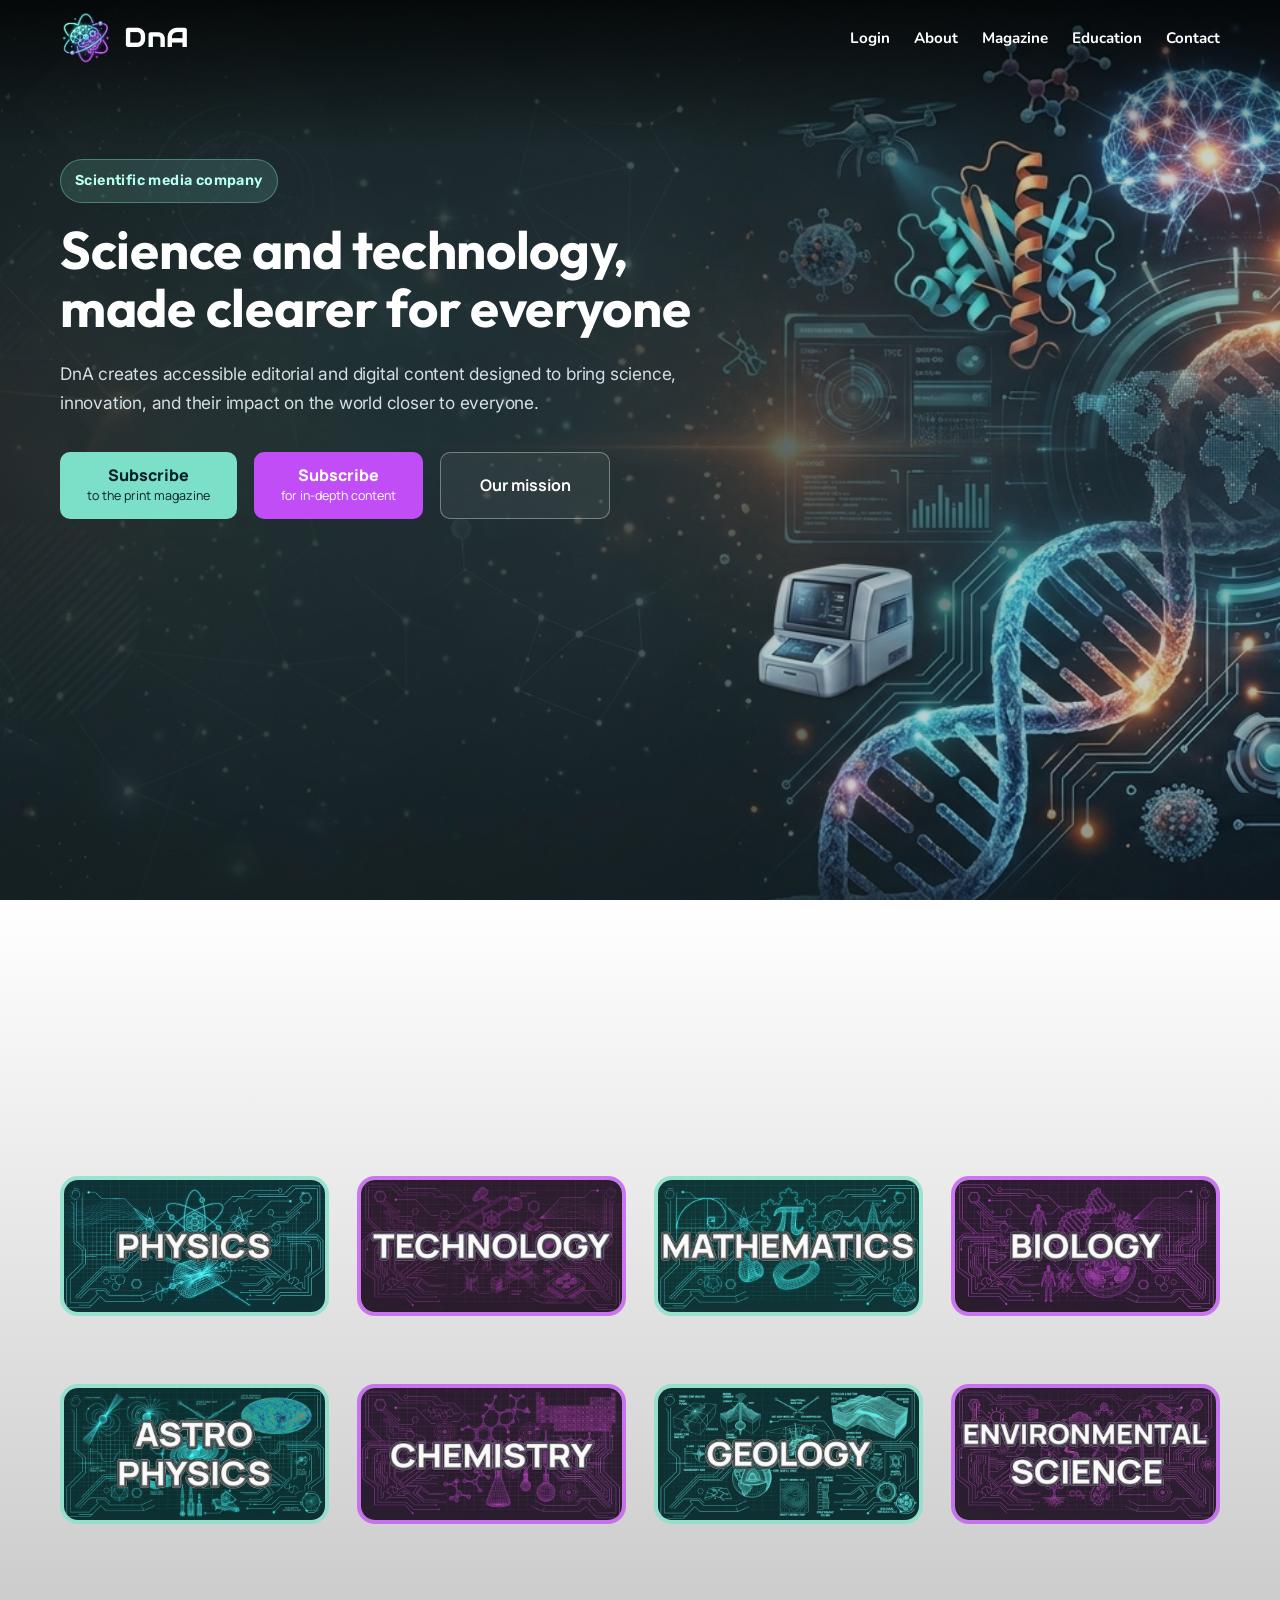
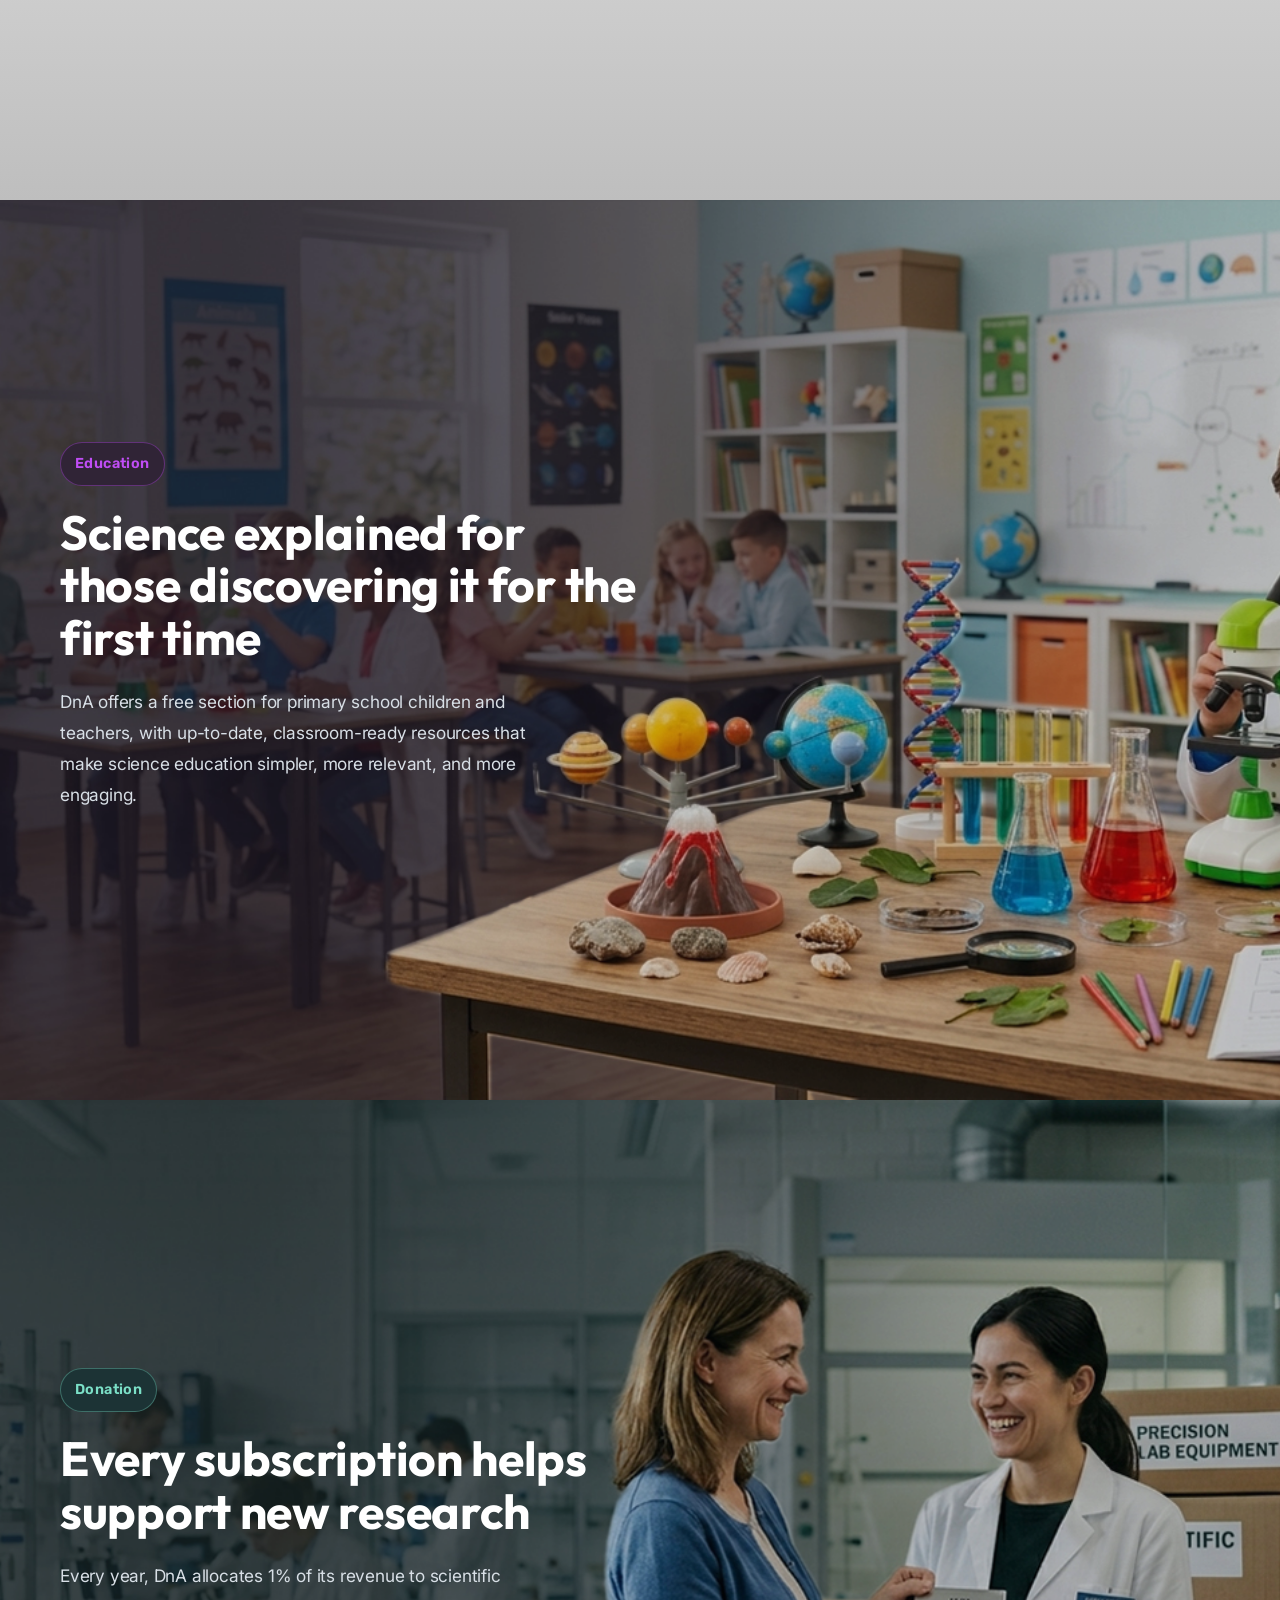
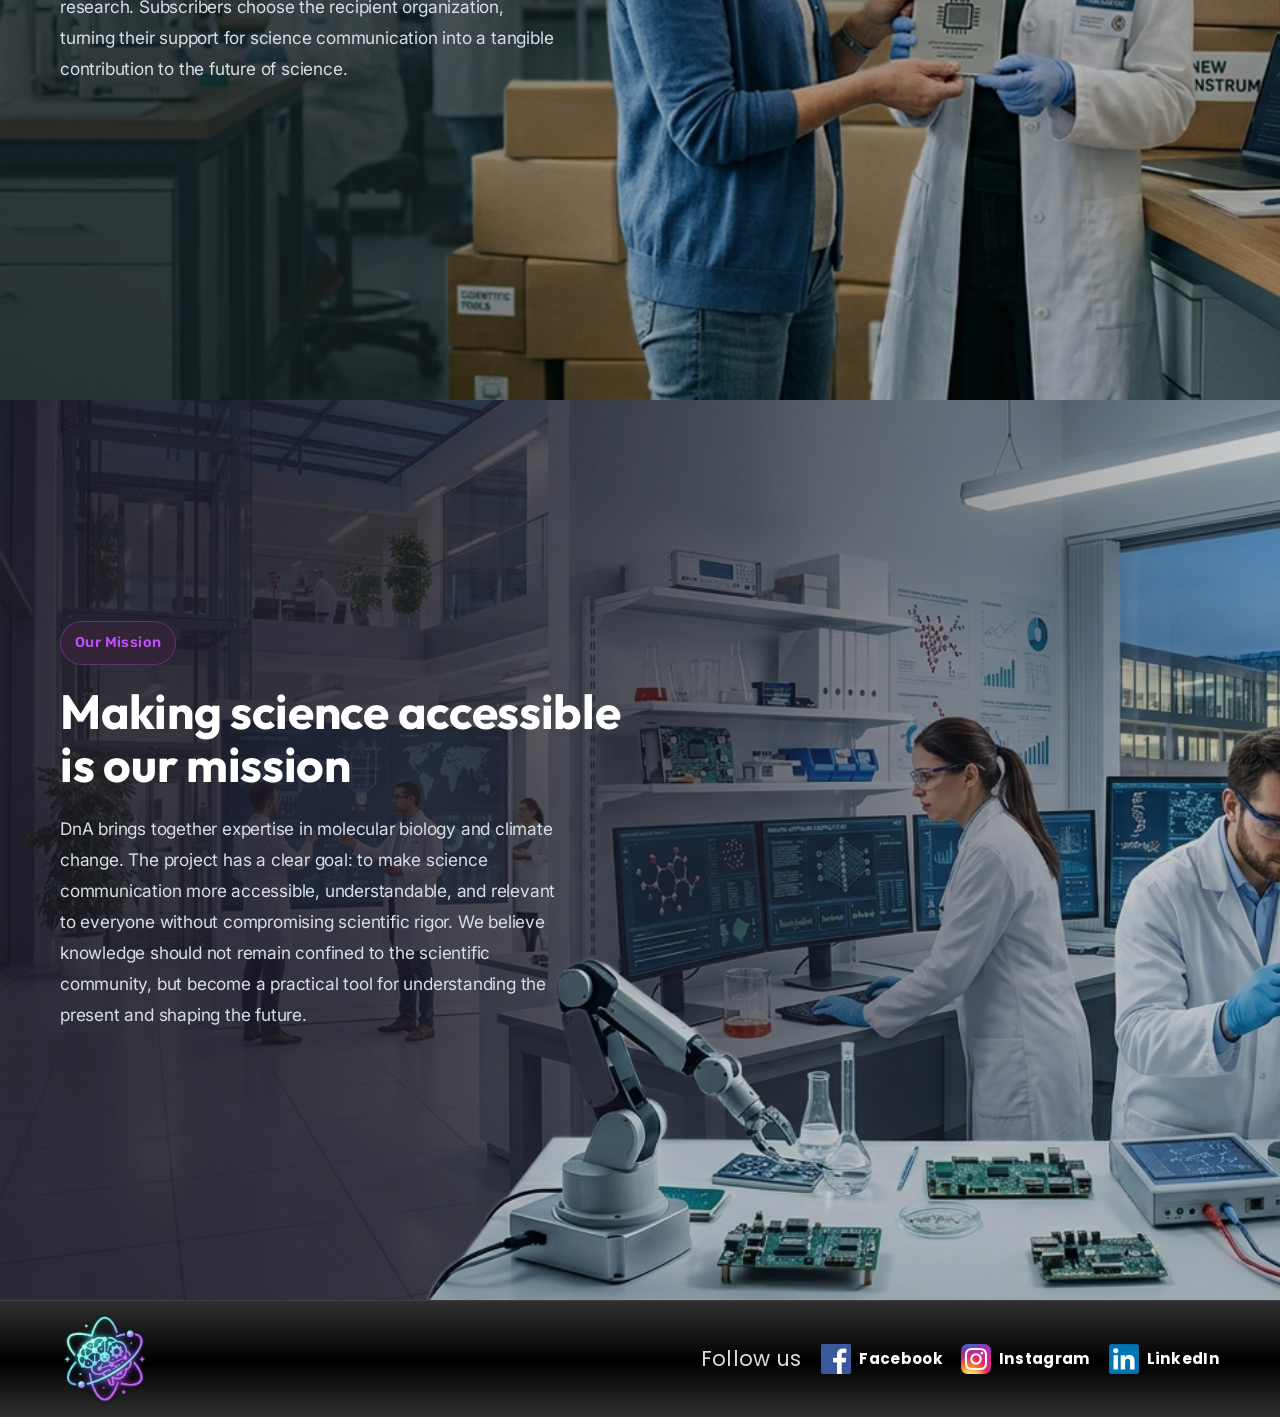
<file: DnA-website (ENG)/index.html>
<!DOCTYPE html>
<html lang="en">

<head>
  <meta charset="UTF-8" />
  <meta name="viewport" content="width=device-width, initial-scale=1.0" />
  <title>DnA | Science and Technology for Everyone</title>
  <meta name="description"
    content="DnA makes science and technology more accessible through clear, engaging, and inclusive editorial content." />
  <link rel="icon" href="assets/img/favicon.png" type="image/png" />
  <link rel="stylesheet" href="assets/css/style.css" />
  <link href="https://fonts.googleapis.com/css2?family=Manrope:wght@400;700;800&display=swap" rel="stylesheet">
  <link href="https://fonts.googleapis.com/css2?family=Nunito:wght@400;700&display=swap" rel="stylesheet">
  <link href="https://fonts.googleapis.com/css2?family=Audiowide&display=swap" rel="stylesheet">
  <link href="https://fonts.googleapis.com/css2?family=Outfit:wght@400;600;700&display=swap" rel="stylesheet">
  <link href="https://fonts.googleapis.com/css2?family=Inter:wght@400;600;700&display=swap" rel="stylesheet">
  <link href="https://fonts.googleapis.com/css2?family=Rubik:wght@400;700;800&display=swap" rel="stylesheet">
  <link href="https://fonts.googleapis.com/css2?family=Poppins:wght@400;600&display=swap" rel="stylesheet">
</head>

<body>
  <main>
    <!-- SECTION 1: HERO -->
    <section class="hero-section section-hero">
      <div class="overlay"></div>

      <header class="top-bar">
        <div class="brand">
          <img src="assets/img/logo.png" alt="DnA logo" class="logo" />
          <span class="brand-name">DnA</span>
        </div>

        <nav class="nav">
          <ul>
            <li><a href="#">Login</a></li>
            <li><a href="#">About</a></li>
            <li><a href="#">Magazine</a></li>
            <li><a href="#">Education</a></li>
            <li><a href="#">Contact</a></li>
          </ul>
        </nav>
      </header>

      <div class="hero-content">
        <p class="small-label">Scientific media company</p>

        <h1>Science and technology, made clearer for everyone</h1>

        <p class="hero-text">
          DnA creates accessible editorial and digital content designed to bring
          science, innovation, and their impact on the world closer to everyone.
        </p>

        <div class="buttons">
          <a href="#" class="btn btn-primary btn-double">
            <span class="btn-main">Subscribe</span>
            <span class="btn-sub">to the print magazine</span>
          </a>

          <a href="#" class="btn btn-magenta btn-double">
            <span class="btn-main">Subscribe</span>
            <span class="btn-sub">for in-depth content</span>
          </a>

          <a href="#our-mission" class="btn btn-secondary">Our mission</a>
        </div>
      </div>
    </section>

    <!-- SECTION 2: SUBJECTS -->
    <section class="subject-section">
      <div class="subject-wrapper">
        <div class="subject-grid">
          <a href="javascript:void(0)" class="subject-card cyan-border">
            <img src="assets/img/PHYSICS-card.png" alt="Physics" />
          </a>

          <a href="javascript:void(0)" class="subject-card magenta-border">
            <img src="assets/img/TECHNOLOGY-card.png" alt="Technology" />
          </a>

          <a href="javascript:void(0)" class="subject-card cyan-border">
            <img src="assets/img/MATHEMATICS-card.png" alt="Mathematics" />
          </a>

          <a href="javascript:void(0)" class="subject-card magenta-border">
            <img src="assets/img/BIOLOGY-card.png" alt="Biology" />
          </a>

          <a href="javascript:void(0)" class="subject-card cyan-border">
            <img src="assets/img/ASTROPHYSICS-card.png" alt="Astrophysics" />
          </a>

          <a href="javascript:void(0)" class="subject-card magenta-border">
            <img src="assets/img/CHEMISTRY-card.png" alt="Chemistry" />
          </a>

          <a href="javascript:void(0)" class="subject-card cyan-border">
            <img src="assets/img/GEOLOGY-card.png" alt="Geology" />
          </a>

          <a href="javascript:void(0)" class="subject-card magenta-border">
            <img src="assets/img/ENVIRONMENTAL%20SCIENCE-card.png"
              alt="Environmental science" />
          </a>
        </div>
      </div>
    </section>

    <!-- SECTION 3: EDUCATION -->
    <section class="info-section section-education">
      <div class="overlay"></div>

      <div class="info-content">
        <p class="info-label label-magenta">Education</p>

        <h2>Science explained for those discovering it for the first time</h2>

        <p class="info-text">
          DnA offers a free section for primary school children and teachers,
          with up-to-date, classroom-ready resources that make science
          education simpler, more relevant, and more engaging.
        </p>
      </div>
    </section>

    <!-- SECTION 4: DONATION -->
    <section class="info-section section-donation">
      <div class="overlay"></div>

      <div class="info-content">
        <p class="info-label label-cyan">Donation</p>

        <h2>Every subscription helps support new research</h2>

        <p class="info-text">
          Every year, DnA allocates 1% of its revenue to scientific research.
          Subscribers choose the recipient organization, turning their support
          for science communication into a tangible contribution to the
          future of science.
        </p>
      </div>
    </section>

    <!-- SECTION 5: OUR MISSION -->
    <section class="info-section section-mission" id="our-mission">
      <div class="overlay"></div>

      <div class="info-content">
        <p class="info-label label-magenta">Our Mission</p>

        <h2>Making science accessible is our mission</h2>

        <p class="info-text">
          DnA brings together expertise in molecular biology and climate change.
          The project has a clear goal: to make science communication more
          accessible, understandable, and relevant to everyone without
          compromising scientific rigor. We believe knowledge should not
          remain confined to the scientific community, but become a practical
          tool for understanding the present and shaping the future.
        </p>
      </div>
    </section>
  </main>

  <!-- FOOTER -->
  <footer class="site-footer">
    <div class="footer-logo-area">
      <img src="assets/img/logo.png" alt="DnA logo in the footer" class="footer-logo" />
    </div>

    <div class="footer-social">
      <p class="footer-title">Follow us</p>

      <div class="social-links">
        <a href="https://facebook.com" target="_blank">
          <img src="assets/img/facebook-logo.png" alt="Logo Facebook" />
          <span>Facebook</span>
        </a>

        <a href="https://instagram.com" target="_blank">
          <img src="assets/img/instagram-logo.png" alt="Logo Instagram" />
          <span>Instagram</span>
        </a>

        <a href="https://linkedin.com" target="_blank">
          <img src="assets/img/linkedin-logo.png" alt="Logo LinkedIn" />
          <span>LinkedIn</span>
        </a>
      </div>
    </div>
  </footer>
</body>

</html>
</file>
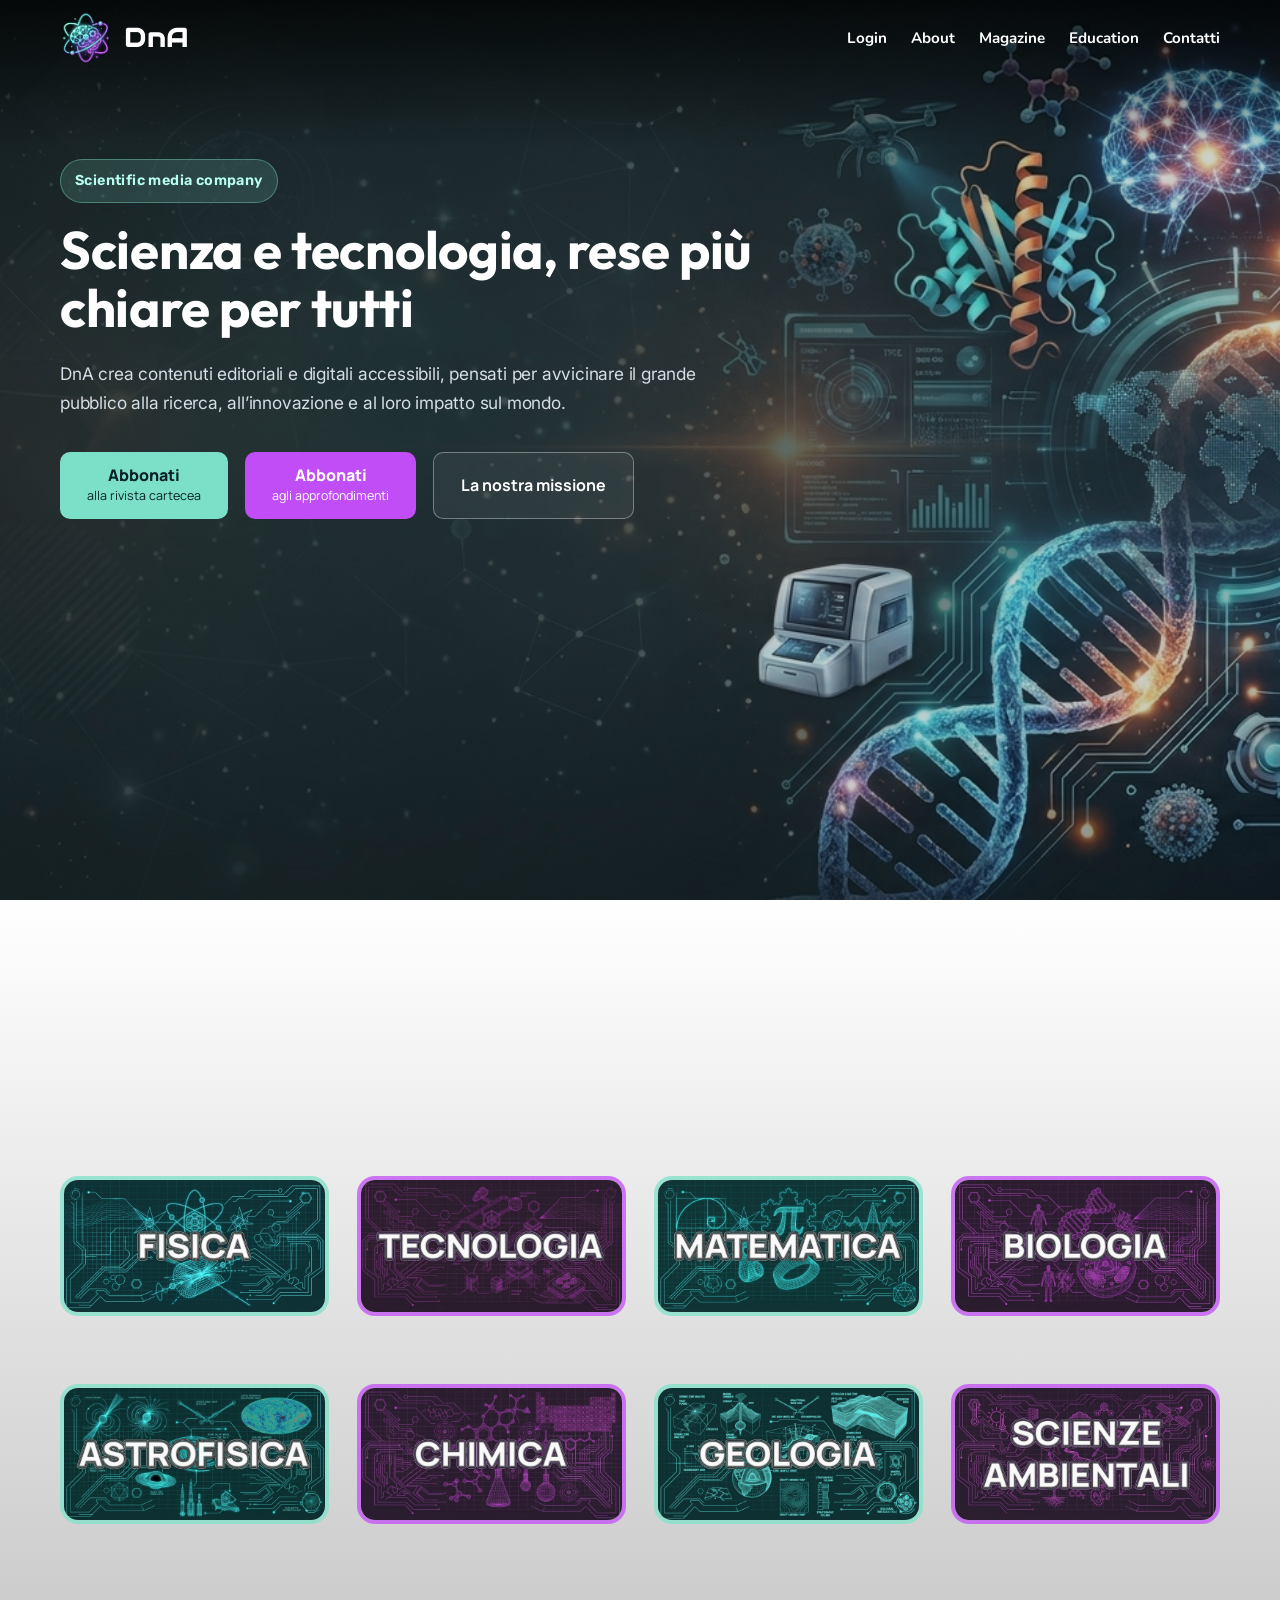
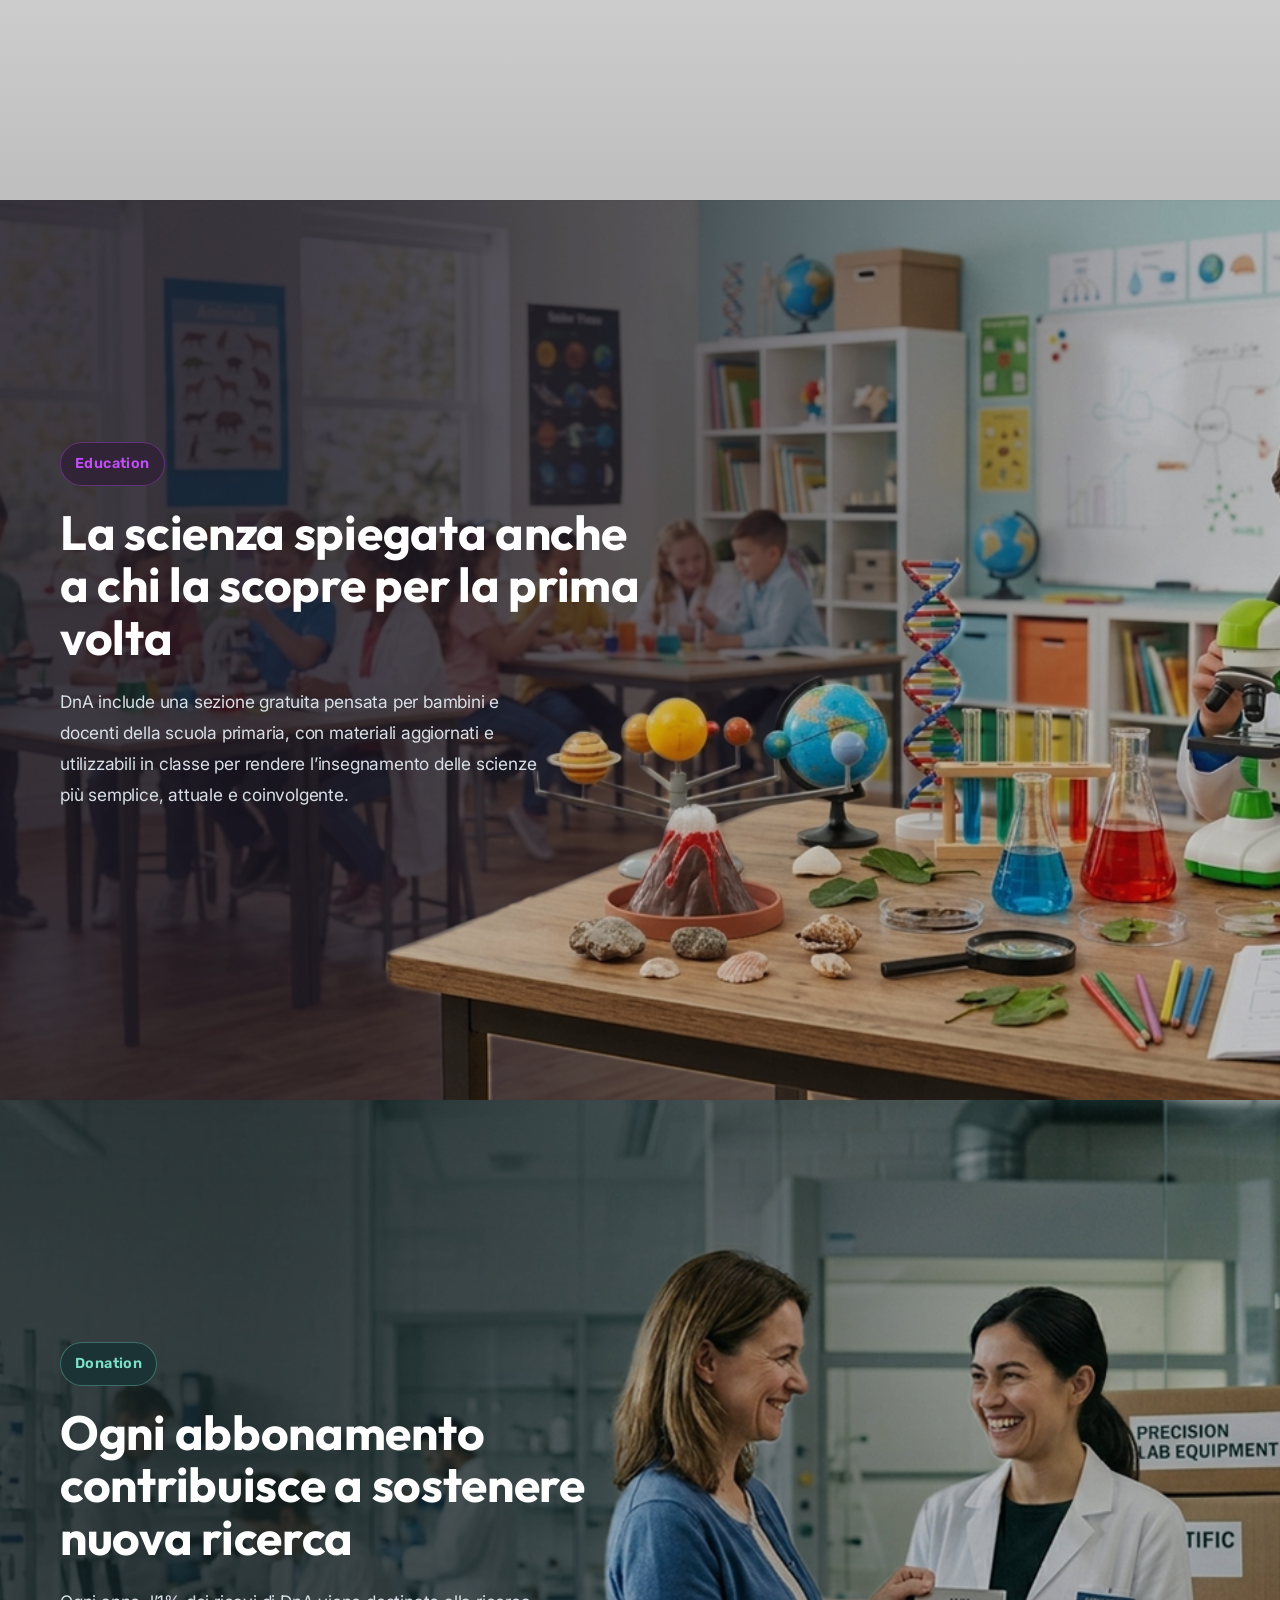
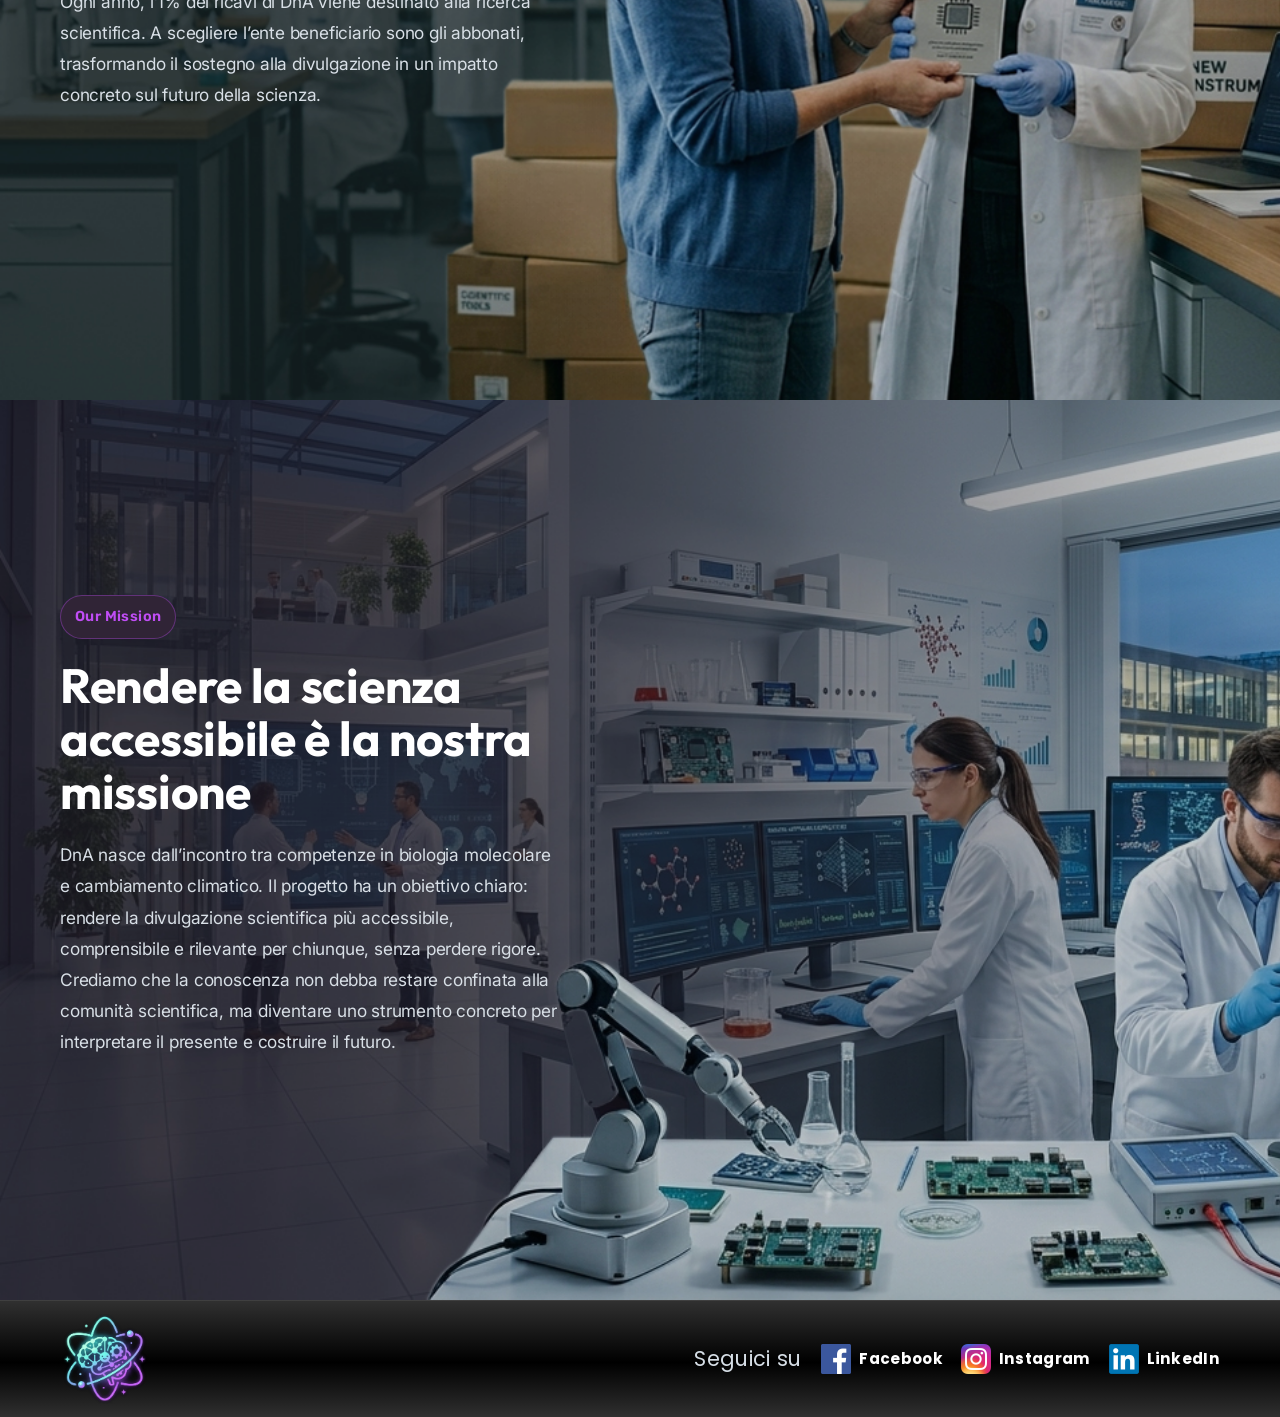
<file: DnA-website (ITA)/index.html>
<!DOCTYPE html>
<html lang="it">

<head>
  <meta charset="UTF-8" />
  <meta name="viewport" content="width=device-width, initial-scale=1.0" />
  <title>DnA | Scienza e tecnologia per tutti</title>
  <meta name="description"
    content="DnA rende la scienza e la tecnologia più accessibili attraverso contenuti editoriali chiari, stimolanti e inclusivi." />
  <link rel="icon" href="assets/img/favicon.png" type="image/png" />
  <link rel="stylesheet" href="assets/css/style.css" />
  <link href="https://fonts.googleapis.com/css2?family=Manrope:wght@400;700;800&display=swap" rel="stylesheet">
  <link href="https://fonts.googleapis.com/css2?family=Nunito:wght@400;700&display=swap" rel="stylesheet">
  <link href="https://fonts.googleapis.com/css2?family=Audiowide&display=swap" rel="stylesheet">
  <link href="https://fonts.googleapis.com/css2?family=Outfit:wght@400;600;700&display=swap" rel="stylesheet">
  <link href="https://fonts.googleapis.com/css2?family=Inter:wght@400;600;700&display=swap" rel="stylesheet">
  <link href="https://fonts.googleapis.com/css2?family=Rubik:wght@400;700;800&display=swap" rel="stylesheet">
  <link href="https://fonts.googleapis.com/css2?family=Poppins:wght@400;600&display=swap" rel="stylesheet">
</head>

<body>
  <main>
    <!-- SEZIONE 1: HERO -->
    <section class="hero-section section-hero">
      <div class="overlay"></div>

      <header class="top-bar">
        <div class="brand">
          <img src="assets/img/logo.png" alt="Logo di DnA" class="logo" />
          <span class="brand-name">DnA</span>
        </div>

        <nav class="nav">
          <ul>
            <li><a href="#">Login</a></li>
            <li><a href="#">About</a></li>
            <li><a href="#">Magazine</a></li>
            <li><a href="#">Education</a></li>
            <li><a href="#">Contatti</a></li>
          </ul>
        </nav>
      </header>

      <div class="hero-content">
        <p class="small-label">Scientific media company</p>

        <h1>Scienza e tecnologia, rese più chiare per tutti</h1>

        <p class="hero-text">
          DnA crea contenuti editoriali e digitali accessibili, pensati per
          avvicinare il grande pubblico alla ricerca, all’innovazione e al loro
          impatto sul mondo.
        </p>

        <div class="buttons">
          <a href="#" class="btn btn-primary btn-double">
            <span class="btn-main">Abbonati</span>
            <span class="btn-sub">alla rivista cartecea</span>
          </a>

          <a href="#" class="btn btn-magenta btn-double">
            <span class="btn-main">Abbonati</span>
            <span class="btn-sub">agli approfondimenti</span>
          </a>

          <a href="#our-mission" class="btn btn-secondary">La nostra missione</a>
        </div>
      </div>
    </section>

    <!-- SEZIONE 2: MATERIE -->
    <section class="subject-section">
      <div class="subject-wrapper">
        <div class="subject-grid">
          <a href="javascript:void(0)" class="subject-card cyan-border">
            <img src="assets/img/fisica-card.png" alt="Immagine decorativa per la sezione Fisica" />
          </a>

          <a href="javascript:void(0)" class="subject-card magenta-border">
            <img src="assets/img/tecnologia-card.png" alt="Immagine decorativa per la sezione Tecnologia" />
          </a>

          <a href="javascript:void(0)" class="subject-card cyan-border">
            <img src="assets/img/matematica-card.png" alt="Immagine decorativa per la sezione Matematica" />
          </a>

          <a href="javascript:void(0)" class="subject-card magenta-border">
            <img src="assets/img/biologia-card.png" alt="Immagine decorativa per la sezione Biologia" />
          </a>

          <a href="javascript:void(0)" class="subject-card cyan-border">
            <img src="assets/img/astrofisica-card.png" alt="Immagine decorativa per la sezione Astrofisica" />
          </a>

          <a href="javascript:void(0)" class="subject-card magenta-border">
            <img src="assets/img/chimica-card.png" alt="Immagine decorativa per la sezione Chimica" />
          </a>

          <a href="javascript:void(0)" class="subject-card cyan-border">
            <img src="assets/img/geologia-card.png" alt="Immagine decorativa per la sezione Geologia" />
          </a>

          <a href="javascript:void(0)" class="subject-card magenta-border">
            <img src="assets/img/scienze-ambientali-card.png"
              alt="Immagine decorativa per la sezione Scienze ambientali" />
          </a>
        </div>
      </div>
    </section>

    <!-- SEZIONE 3: EDUCATION -->
    <section class="info-section section-education">
      <div class="overlay"></div>

      <div class="info-content">
        <p class="info-label label-magenta">Education</p>

        <h2>La scienza spiegata anche a chi la scopre per la prima volta</h2>

        <p class="info-text">
          DnA include una sezione gratuita pensata per bambini e docenti della
          scuola primaria, con materiali aggiornati e utilizzabili in classe per
          rendere l’insegnamento delle scienze più semplice, attuale e
          coinvolgente.
        </p>
      </div>
    </section>

    <!-- SEZIONE 4: DONATION -->
    <section class="info-section section-donation">
      <div class="overlay"></div>

      <div class="info-content">
        <p class="info-label label-cyan">Donation</p>

        <h2>Ogni abbonamento contribuisce a sostenere nuova ricerca</h2>

        <p class="info-text">
          Ogni anno, l’1% dei ricavi di DnA viene destinato alla ricerca
          scientifica. A scegliere l’ente beneficiario sono gli abbonati,
          trasformando il sostegno alla divulgazione in un impatto concreto sul
          futuro della scienza.
        </p>
      </div>
    </section>

    <!-- SEZIONE 5: OUR MISSION -->
    <section class="info-section section-mission" id="our-mission">
      <div class="overlay"></div>

      <div class="info-content">
        <p class="info-label label-magenta">Our Mission</p>

        <h2>Rendere la scienza accessibile è la nostra missione</h2>

        <p class="info-text">
          DnA nasce dall’incontro tra competenze in biologia molecolare
          e cambiamento climatico. Il progetto ha un obiettivo chiaro:
          rendere la divulgazione scientifica più accessibile, comprensibile
          e rilevante per chiunque, senza perdere rigore.
          Crediamo che la conoscenza non debba restare confinata alla comunità
          scientifica, ma diventare uno strumento concreto per interpretare
          il presente e costruire il futuro.
        </p>
      </div>
    </section>
  </main>

  <!-- FOOTER -->
  <footer class="site-footer">
    <div class="footer-logo-area">
      <img src="assets/img/logo.png" alt="Logo di DnA nel footer" class="footer-logo" />
    </div>

    <div class="footer-social">
      <p class="footer-title">Seguici su</p>

      <div class="social-links">
        <a href="https://facebook.com" target="_blank">
          <img src="assets/img/facebook-logo.png" alt="Logo Facebook" />
          <span>Facebook</span>
        </a>

        <a href="https://instagram.com" target="_blank">
          <img src="assets/img/instagram-logo.png" alt="Logo Instagram" />
          <span>Instagram</span>
        </a>

        <a href="https://linkedin.com" target="_blank">
          <img src="assets/img/linkedin-logo.png" alt="Logo LinkedIn" />
          <span>LinkedIn</span>
        </a>
      </div>
    </div>
  </footer>
</body>

</html>
</file>
<file: DnA-website (ENG)/assets/css/style.css>
/* BASE RESET */
* {
  margin: 0;
  padding: 0;
  box-sizing: border-box;
}

/* GLOBAL VARIABLES */
:root {
  --color-bg-dark: #0f1720;
  --color-white: #ffffff;
  --color-text: #d5dde5;
  --color-text-light: #d8dfe6;
  --color-cyan: #7be0c7;
  --color-cyan-light: #b8fff0;
  --color-magenta: #c04df5;
  --color-magenta-hover: #cf73f7;
  --color-dark-button: #082028;
  --color-footer-gray: #303030;

  --font-logo: 'Audiowide', sans-serif;
  --font-title: 'Outfit', sans-serif;
  --font-text: 'Inter', sans-serif;
  --font-button: 'Manrope', sans-serif;
  --font-nav: 'Nunito', sans-serif;
  --font-pill: 'Rubik', sans-serif;
  --font-social: 'Poppins', sans-serif;
}

/* GLOBAL HEADINGS */
h1,
h2 {
  font-family: var(--font-title);
  font-weight: 700;
  letter-spacing: -0.3px;
}

/* GENERAL TEXT */
p {
  font-family: var(--font-text);
  font-weight: 400;
  line-height: 1.8;
  letter-spacing: -0.2px;
  color: var(--color-text);
}

/* GENERAL STYLES */
html {
  scroll-behavior: smooth;
}

body {
  background-color: var(--color-bg-dark);
  color: var(--color-white);
}

/* SHARED CLASSES */
.hero-section,
.info-section {
  position: relative;
  min-height: 100vh;
  padding: 12px 60px 60px;
  background-size: cover;
  background-position: center;
  background-repeat: no-repeat;
}

.overlay {
  position: absolute;
  inset: 0;
  background: rgba(8, 16, 24, 0.2);
}

.hero-section::before {
  content: "";
  position: absolute;
  top: 0;
  left: 0;
  width: 100%;
  height: 150px;
  background: linear-gradient(
    to bottom,
    rgba(0, 0, 0, 0.75),
    rgba(0, 0, 0, 0)
  );
  z-index: 1;
}

.top-bar,
.hero-content,
.info-content {
  position: relative;
  z-index: 2;
}

/* SECTION 1 */
.section-hero {
  background-image: url("../img/background-1.jpg");
}

.top-bar {
  display: flex;
  justify-content: space-between;
  align-items: center;
  gap: 20px;
}

.brand {
  display: flex;
  align-items: center;
  gap: 12px;
}

.logo {
  width: 52px;
  height: 52px;
  object-fit: contain;
}

.brand-name {
  font-family: var(--font-logo);
  font-size: 1.6rem;
  font-weight: 700;
  letter-spacing: 1.5px;
}

.nav ul {
  display: flex;
  gap: 24px;
  flex-wrap: wrap;
  align-items: center;
  list-style: none;
}

.nav a {
  color: var(--color-white);
  text-decoration: none;
  font-family: var(--font-nav);
  font-weight: 700;
  font-size: 0.95rem;
}

.nav a:hover {
  color: var(--color-cyan);
}

.hero-content {
  max-width: 760px;
  margin-top: 95px;
}

/* PILL LABELS */
.small-label,
.info-label {
  display: inline-block;
  padding: 8px 14px;
  border-radius: 999px;
  font-family: var(--font-pill);
  font-weight: 600;
  font-size: 0.9rem;
  letter-spacing: 0.4px;
}

.small-label {
  margin-bottom: 18px;
  background-color: rgba(123, 224, 199, 0.16);
  border: 1px solid rgba(123, 224, 199, 0.4);
  color: var(--color-cyan-light);
}

.info-label {
  margin-bottom: 20px;
}

.label-magenta {
  color: var(--color-magenta);
  background-color: #302436;
  border: 1px solid rgba(192, 77, 245, 0.35);
}

.label-cyan {
  color: var(--color-cyan);
  background-color: #1c3335;
  border: 1px solid rgba(123, 224, 199, 0.35);
}

.hero-content h1 {
  font-size: 3.3rem;
  line-height: 1.1;
  margin-bottom: 22px;
  max-width: 700px;
}

.hero-text {
  font-size: 1.08rem;
  line-height: 1.7;
  color: var(--color-text);
  max-width: 640px;
  margin-bottom: 34px;
}

/* GENERAL BUTTONS */
.buttons {
  display: flex;
  gap: 17px;
  flex-wrap: wrap;
}

.btn {
  display: inline-flex;
  flex-direction: column;
  justify-content: center;
  align-items: center;
  min-height: 67px;
  padding: 10px 27px;
  border-radius: 10px;
  text-decoration: none;
  font-family: var(--font-button);
  font-weight: bold;
  letter-spacing: 0;
  transition: 0.2s ease;
}

.btn-primary {
  background-color: var(--color-cyan);
  color: var(--color-dark-button);
}

.btn-primary:hover {
  background-color: #98f0da;
}

.btn-magenta {
  background-color: var(--color-magenta);
  color: var(--color-white);
}

.btn-magenta:hover {
  background-color: var(--color-magenta-hover);
}

.btn-secondary {
  min-width: 170px;
  text-align: center;
  border: 1px solid rgba(255, 255, 255, 0.35);
  color: var(--color-white);
  background-color: rgba(255, 255, 255, 0.06);
}

.btn-secondary:hover {
  background-color: rgba(255, 255, 255, 0.12);
}

.btn-main {
  font-size: 1rem;
  font-weight: 800;
  line-height: 1;
}

.btn-sub {
  font-size: 0.78rem;
  font-weight: 400;
  line-height: 1.2;
  margin-top: 6px;
}

/* SECTION 2 */
.subject-section {
  min-height: 100vh;
  padding: 60px;
  display: flex;
  justify-content: center;
  align-items: center;
  background: linear-gradient(to bottom, var(--color-white), #bebebe);
}

.subject-wrapper {
  width: 100%;
  max-width: 1600px;
}

.subject-grid {
  display: grid;
  grid-template-columns: repeat(4, minmax(220px, 1fr));
  row-gap: 68px;
  column-gap: 28px;
}

.subject-card {
  position: relative;
  min-height: 140px;
  border-radius: 18px;
  overflow: hidden;
  display: flex;
  justify-content: center;
  align-items: center;
  text-align: center;
  background-color: rgba(255, 255, 255, 0.22);
  backdrop-filter: blur(2px);
}

.subject-card img {
  position: absolute;
  inset: 0;
  width: 100%;
  height: 100%;
  object-fit: cover;
}

.cyan-border {
  border: 4.5px solid rgba(123, 224, 199, 0.75);
}

.magenta-border {
  border: 4.5px solid rgba(192, 77, 245, 0.75);
}

/* SECTIONS 3, 4, 5 */
.info-section {
  display: flex;
  align-items: center;
}

.section-education {
  background-image: url("../img/background-3.jpg");
}

.section-donation {
  background-image: url("../img/background-4.jpg");
}

.section-mission {
  background-image: url("../img/background-5.jpg");
}

.info-content {
  max-width: 50%;
  position: relative;
  z-index: 2;
}

.info-content h2 {
  font-size: 3rem;
  line-height: 1.1;
  margin-bottom: 22px;
  max-width: 700px;
}

.info-text {
  font-size: 1.08rem;
  line-height: 1.8;
  color: var(--color-text-light);
  max-width: 500px;
}

/* FOOTER */
.site-footer {
  min-height: 100px;
  display: flex;
  align-items: center;
  justify-content: space-between;
  gap: 30px;
  padding: 13px 60px;
  border-top: 1px solid rgba(255, 255, 255, 0.08);
  background: linear-gradient(
    to bottom,
    var(--color-footer-gray) 0%,
    #000000 53%,
    var(--color-footer-gray) 100%
  );
}

.footer-logo-area {
  min-width: 90px;
  display: flex;
  align-items: center;
}

.footer-logo {
  max-width: 90px;
  height: auto;
  object-fit: contain;
}

.footer-social {
  display: flex;
  align-items: center;
  gap: 20px;
  flex-wrap: wrap;
}

.footer-title {
  font-family: var(--font-social);
  font-weight: 400;
  letter-spacing: 0.3px;
  font-size: 1.3rem;
  color: var(--color-text);
}

.social-links {
  display: flex;
  gap: 18px;
  flex-wrap: wrap;
}

.social-links a {
  font-family: var(--font-social);
  font-weight: 700;
  letter-spacing: 0.3px;
  display: flex;
  align-items: center;
  gap: 8px;
  color: var(--color-white);
  text-decoration: none;
  font-size: 0.95rem;
}

.social-links a:hover {
  color: var(--color-cyan);
}

.social-links img {
  width: 30px;
  height: 30px;
  object-fit: contain;
}

/* RESPONSIVE */
@media (max-width: 1100px) {
  .hero-section,
  .info-section,
  .subject-section {
    padding: 24px 28px 40px;
  }

  .hero-content {
    margin-top: 100px;
  }

  .hero-content h1,
  .info-content h2 {
    font-size: 2.5rem;
  }

  .subject-grid {
    grid-template-columns: repeat(2, 1fr);
  }

  .info-content {
    max-width: 70%;
  }

  .site-footer {
    padding: 24px 28px;
    flex-direction: column;
    align-items: flex-start;
  }
}

@media (max-width: 700px) {
  .top-bar {
    flex-direction: column;
    align-items: flex-start;
  }

  .nav ul {
    gap: 14px;
  }

  .hero-content h1,
  .info-content h2 {
    font-size: 2rem;
  }

  .hero-text,
  .info-text {
    font-size: 1rem;
  }

  .buttons {
    flex-direction: column;
    align-items: flex-start;
  }

  .btn-double,
  .btn-secondary {
    width: 100%;
  }

  .subject-grid {
    grid-template-columns: 1fr;
  }

  .info-content {
    max-width: 100%;
  }

  .footer-social {
    flex-direction: column;
    align-items: flex-start;
  }

  .social-links {
    flex-direction: column;
    align-items: flex-start;
  }
}
</file>
<file: DnA-website (ITA)/assets/css/style.css>
/* RESET BASE */
* {
  margin: 0;
  padding: 0;
  box-sizing: border-box;
}

/* VARIABILI GLOBALI */
:root {
  --color-bg-dark: #0f1720;
  --color-white: #ffffff;
  --color-text: #d5dde5;
  --color-text-light: #d8dfe6;
  --color-cyan: #7be0c7;
  --color-cyan-light: #b8fff0;
  --color-magenta: #c04df5;
  --color-magenta-hover: #cf73f7;
  --color-dark-button: #082028;
  --color-footer-gray: #303030;

  --font-logo: 'Audiowide', sans-serif;
  --font-title: 'Outfit', sans-serif;
  --font-text: 'Inter', sans-serif;
  --font-button: 'Manrope', sans-serif;
  --font-nav: 'Nunito', sans-serif;
  --font-pill: 'Rubik', sans-serif;
  --font-social: 'Poppins', sans-serif;
}

/* TITOLI GLOBALI */
h1,
h2 {
  font-family: var(--font-title);
  font-weight: 700;
  letter-spacing: -0.3px;
}

/* TESTI GENERALI */
p {
  font-family: var(--font-text);
  font-weight: 400;
  line-height: 1.8;
  letter-spacing: -0.2px;
  color: var(--color-text);
}

/* STILE GENERALE */
html {
  scroll-behavior: smooth;
}

body {
  background-color: var(--color-bg-dark);
  color: var(--color-white);
}

/* CLASSI COMUNI */
.hero-section,
.info-section {
  position: relative;
  min-height: 100vh;
  padding: 12px 60px 60px;
  background-size: cover;
  background-position: center;
  background-repeat: no-repeat;
}

.overlay {
  position: absolute;
  inset: 0;
  background: rgba(8, 16, 24, 0.2);
}

.hero-section::before {
  content: "";
  position: absolute;
  top: 0;
  left: 0;
  width: 100%;
  height: 150px;
  background: linear-gradient(
    to bottom,
    rgba(0, 0, 0, 0.75),
    rgba(0, 0, 0, 0)
  );
  z-index: 1;
}

.top-bar,
.hero-content,
.info-content {
  position: relative;
  z-index: 2;
}

/* SEZIONE 1 */
.section-hero {
  background-image: url("../img/background-1.jpg");
}

.top-bar {
  display: flex;
  justify-content: space-between;
  align-items: center;
  gap: 20px;
}

.brand {
  display: flex;
  align-items: center;
  gap: 12px;
}

.logo {
  width: 52px;
  height: 52px;
  object-fit: contain;
}

.brand-name {
  font-family: var(--font-logo);
  font-size: 1.6rem;
  font-weight: 700;
  letter-spacing: 1.5px;
}

.nav ul {
  display: flex;
  gap: 24px;
  flex-wrap: wrap;
  align-items: center;
  list-style: none;
}

.nav a {
  color: var(--color-white);
  text-decoration: none;
  font-family: var(--font-nav);
  font-weight: 700;
  font-size: 0.95rem;
}

.nav a:hover {
  color: var(--color-cyan);
}

.hero-content {
  max-width: 760px;
  margin-top: 95px;
}

/* PILL BUTTON */
.small-label,
.info-label {
  display: inline-block;
  padding: 8px 14px;
  border-radius: 999px;
  font-family: var(--font-pill);
  font-weight: 600;
  font-size: 0.9rem;
  letter-spacing: 0.4px;
}

.small-label {
  margin-bottom: 18px;
  background-color: rgba(123, 224, 199, 0.16);
  border: 1px solid rgba(123, 224, 199, 0.4);
  color: var(--color-cyan-light);
}

.info-label {
  margin-bottom: 20px;
}

.label-magenta {
  color: var(--color-magenta);
  background-color: #302436;
  border: 1px solid rgba(192, 77, 245, 0.35);
}

.label-cyan {
  color: var(--color-cyan);
  background-color: #1c3335;
  border: 1px solid rgba(123, 224, 199, 0.35);
}

.hero-content h1 {
  font-size: 3.3rem;
  line-height: 1.1;
  margin-bottom: 22px;
  max-width: 700px;
}

.hero-text {
  font-size: 1.08rem;
  line-height: 1.7;
  color: var(--color-text);
  max-width: 640px;
  margin-bottom: 34px;
}

/* BOTTONI GENERALI */
.buttons {
  display: flex;
  gap: 17px;
  flex-wrap: wrap;
}

.btn {
  display: inline-flex;
  flex-direction: column;
  justify-content: center;
  align-items: center;
  min-height: 67px;
  padding: 10px 27px;
  border-radius: 10px;
  text-decoration: none;
  font-family: var(--font-button);
  font-weight: bold;
  letter-spacing: 0;
  transition: 0.2s ease;
}

.btn-primary {
  background-color: var(--color-cyan);
  color: var(--color-dark-button);
}

.btn-primary:hover {
  background-color: #98f0da;
}

.btn-magenta {
  background-color: var(--color-magenta);
  color: var(--color-white);
}

.btn-magenta:hover {
  background-color: var(--color-magenta-hover);
}

.btn-secondary {
  min-width: 170px;
  text-align: center;
  border: 1px solid rgba(255, 255, 255, 0.35);
  color: var(--color-white);
  background-color: rgba(255, 255, 255, 0.06);
}

.btn-secondary:hover {
  background-color: rgba(255, 255, 255, 0.12);
}

.btn-main {
  font-size: 1rem;
  font-weight: 800;
  line-height: 1;
}

.btn-sub {
  font-size: 0.78rem;
  font-weight: 400;
  line-height: 1.2;
  margin-top: 6px;
}

/* SEZIONE 2 */
.subject-section {
  min-height: 100vh;
  padding: 60px;
  display: flex;
  justify-content: center;
  align-items: center;
  background: linear-gradient(to bottom, var(--color-white), #bebebe);
}

.subject-wrapper {
  width: 100%;
  max-width: 1600px;
}

.subject-grid {
  display: grid;
  grid-template-columns: repeat(4, minmax(220px, 1fr));
  row-gap: 68px;
  column-gap: 28px;
}

.subject-card {
  position: relative;
  min-height: 140px;
  border-radius: 18px;
  overflow: hidden;
  display: flex;
  justify-content: center;
  align-items: center;
  text-align: center;
  background-color: rgba(255, 255, 255, 0.22);
  backdrop-filter: blur(2px);
}

.subject-card img {
  position: absolute;
  inset: 0;
  width: 100%;
  height: 100%;
  object-fit: cover;
}

.cyan-border {
  border: 4.5px solid rgba(123, 224, 199, 0.75);
}

.magenta-border {
  border: 4.5px solid rgba(192, 77, 245, 0.75);
}

/* SEZIONI 3,4,5 */
.info-section {
  display: flex;
  align-items: center;
}

.section-education {
  background-image: url("../img/background-3.jpg");
}

.section-donation {
  background-image: url("../img/background-4.jpg");
}

.section-mission {
  background-image: url("../img/background-5.jpg");
}

.info-content {
  max-width: 50%;
  position: relative;
  z-index: 2;
}

.info-content h2 {
  font-size: 3rem;
  line-height: 1.1;
  margin-bottom: 22px;
  max-width: 700px;
}

.info-text {
  font-size: 1.08rem;
  line-height: 1.8;
  color: var(--color-text-light);
  max-width: 500px;
}

/* FOOTER */
.site-footer {
  min-height: 100px;
  display: flex;
  align-items: center;
  justify-content: space-between;
  gap: 30px;
  padding: 13px 60px;
  border-top: 1px solid rgba(255, 255, 255, 0.08);
  background: linear-gradient(
    to bottom,
    var(--color-footer-gray) 0%,
    #000000 53%,
    var(--color-footer-gray) 100%
  );
}

.footer-logo-area {
  min-width: 90px;
  display: flex;
  align-items: center;
}

.footer-logo {
  max-width: 90px;
  height: auto;
  object-fit: contain;
}

.footer-social {
  display: flex;
  align-items: center;
  gap: 20px;
  flex-wrap: wrap;
}

.footer-title {
  font-family: var(--font-social);
  font-weight: 400;
  letter-spacing: 0.3px;
  font-size: 1.3rem;
  color: var(--color-text);
}

.social-links {
  display: flex;
  gap: 18px;
  flex-wrap: wrap;
}

.social-links a {
  font-family: var(--font-social);
  font-weight: 700;
  letter-spacing: 0.3px;
  display: flex;
  align-items: center;
  gap: 8px;
  color: var(--color-white);
  text-decoration: none;
  font-size: 0.95rem;
}

.social-links a:hover {
  color: var(--color-cyan);
}

.social-links img {
  width: 30px;
  height: 30px;
  object-fit: contain;
}

/* RESPONSIVE */
@media (max-width: 1100px) {
  .hero-section,
  .info-section,
  .subject-section {
    padding: 24px 28px 40px;
  }

  .hero-content {
    margin-top: 100px;
  }

  .hero-content h1,
  .info-content h2 {
    font-size: 2.5rem;
  }

  .subject-grid {
    grid-template-columns: repeat(2, 1fr);
  }

  .info-content {
    max-width: 70%;
  }

  .site-footer {
    padding: 24px 28px;
    flex-direction: column;
    align-items: flex-start;
  }
}

@media (max-width: 700px) {
  .top-bar {
    flex-direction: column;
    align-items: flex-start;
  }

  .nav ul {
    gap: 14px;
  }

  .hero-content h1,
  .info-content h2 {
    font-size: 2rem;
  }

  .hero-text,
  .info-text {
    font-size: 1rem;
  }

  .buttons {
    flex-direction: column;
    align-items: flex-start;
  }

  .btn-double,
  .btn-secondary {
    width: 100%;
  }

  .subject-grid {
    grid-template-columns: 1fr;
  }

  .info-content {
    max-width: 100%;
  }

  .footer-social {
    flex-direction: column;
    align-items: flex-start;
  }

  .social-links {
    flex-direction: column;
    align-items: flex-start;
  }
}
</file>
